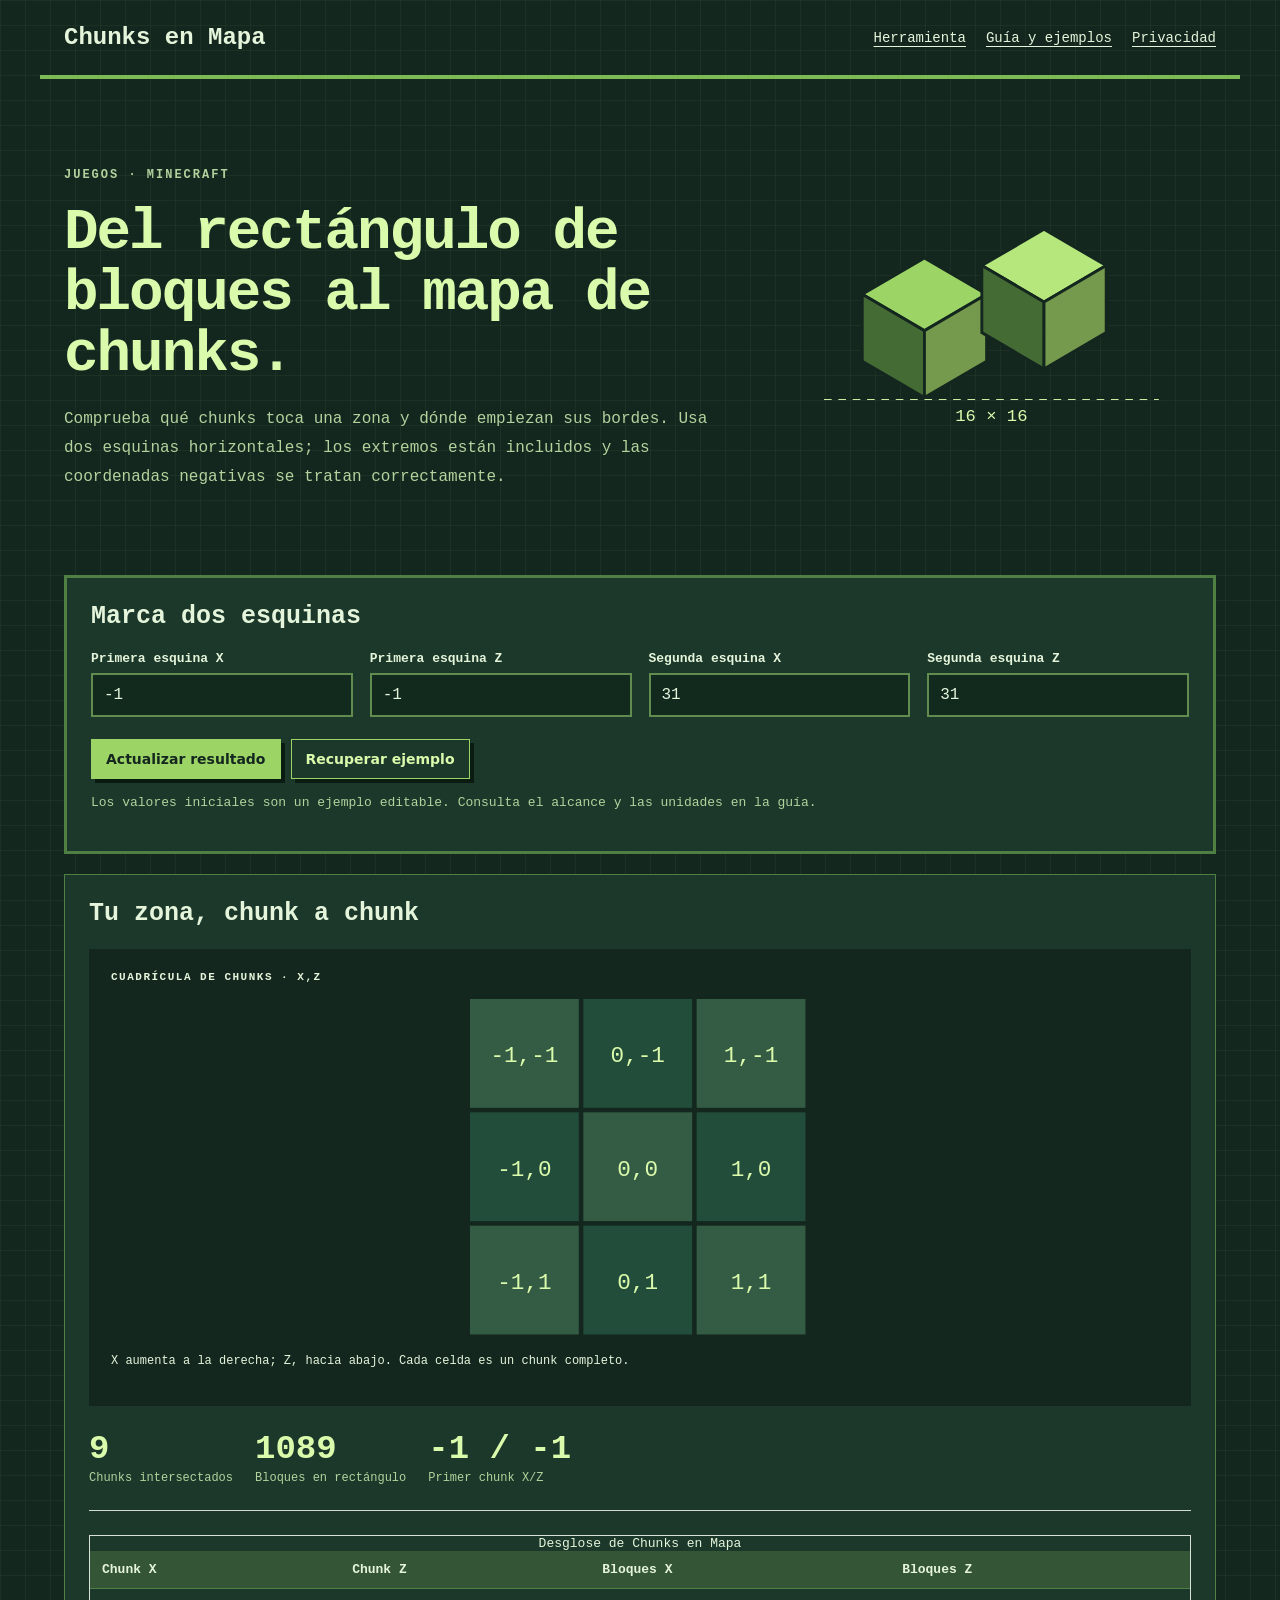
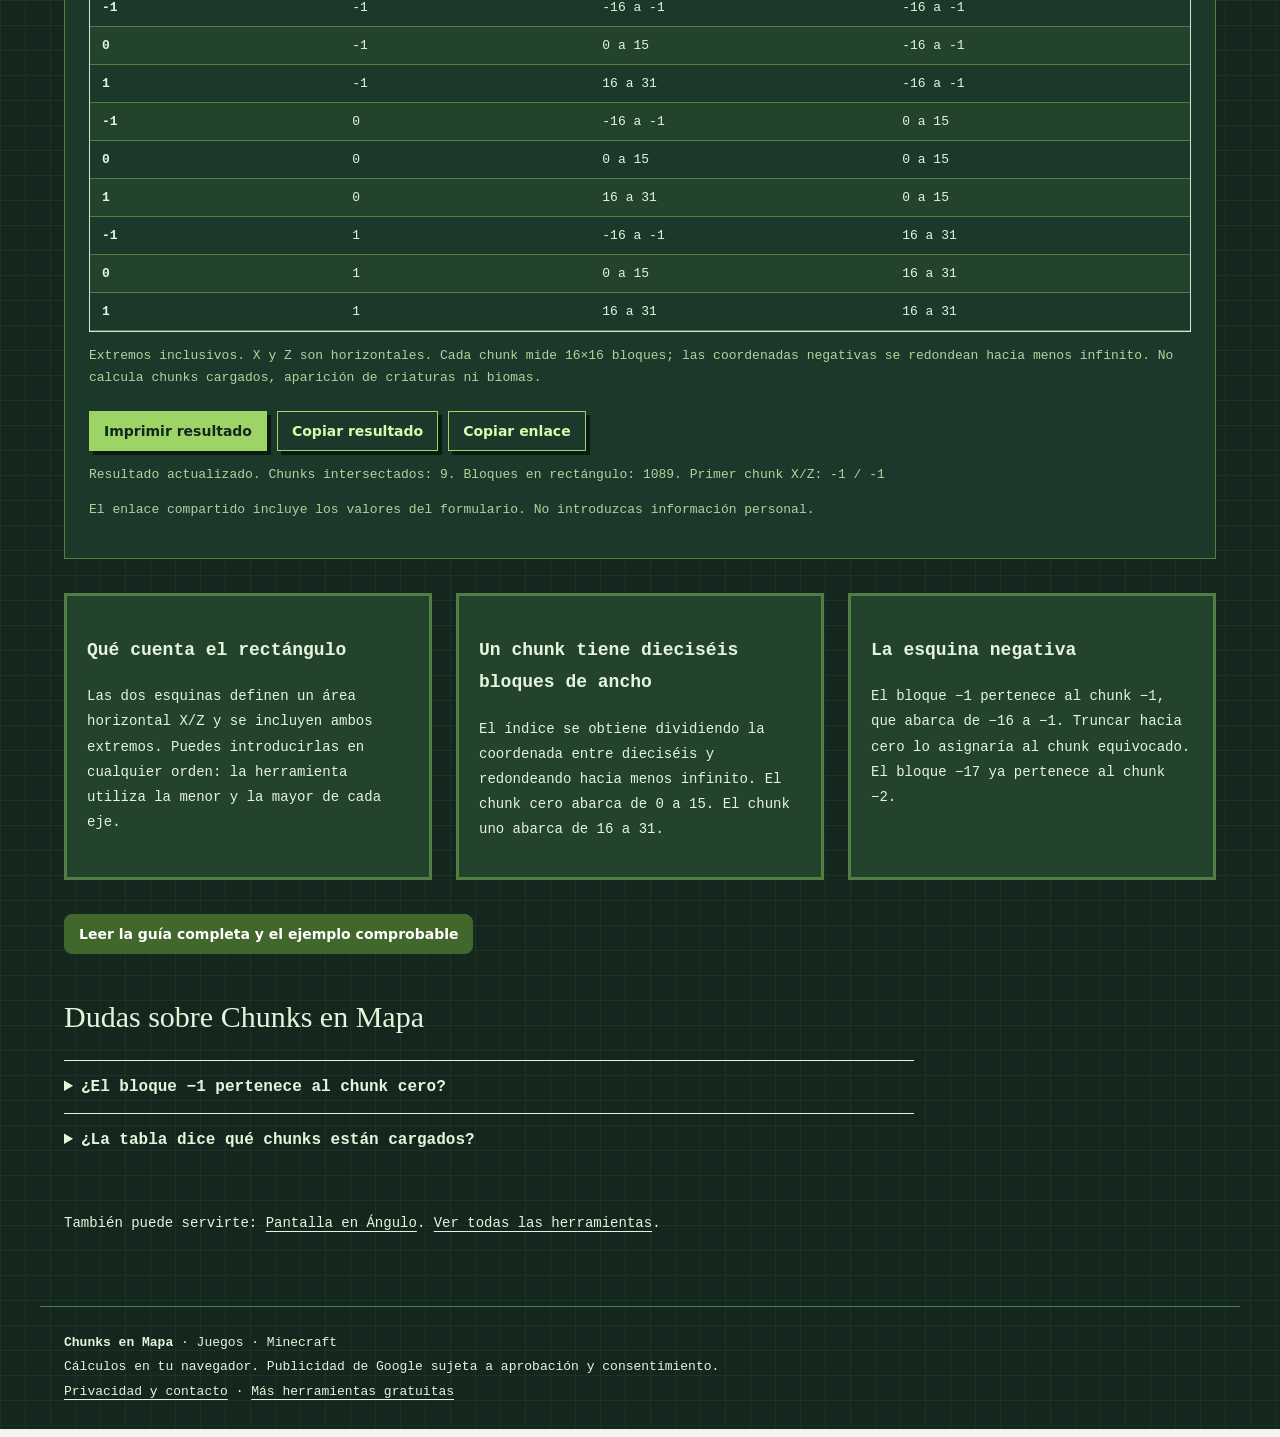
<file: index.html>
<!doctype html><html lang="es"><head><meta charset="utf-8"><meta name="viewport" content="width=device-width,initial-scale=1"><meta name="theme-color" content="#42672c"><title>Calculadora de chunks por rectángulo y coordenadas negativas | Chunks en Mapa</title><meta name="description" content="Convierte un rectángulo de coordenadas X/Z en chunks de Minecraft, cuenta los intersectados y consulta sus límites, incluidas las coordenadas negativas."><link rel="canonical" href="https://ilga25.github.io/chunks-en-mapa/"><link rel="icon" href="favicon.svg?v=20261021-identidad2" type="image/svg+xml"><link rel="stylesheet" href="style.css?v=20261021-identidad2"><style>:root{--accent:#42672c}</style><script async src="https://pagead2.googlesyndication.com/pagead/js/adsbygoogle.js?client=ca-pub-2632653491273997" crossorigin="anonymous"></script><script src="privacy-options.js?v=20261021-identidad2" defer></script><script src="math.js?v=20261021-identidad2" defer></script><script src="app.js?v=20261021-identidad2" defer></script><script id="tool-config" type="application/json">{"slug": "chunks-en-mapa", "name": "Chunks en Mapa", "kind": "chunks", "category": "Juegos · Minecraft", "color": "#42672c", "title": "Calculadora de chunks por rectángulo y coordenadas negativas", "description": "Convierte un rectángulo de coordenadas X/Z en chunks de Minecraft, cuenta los intersectados y consulta sus límites, incluidas las coordenadas negativas.", "hero": "Del rectángulo de bloques al mapa de chunks.", "intro": "Comprueba qué chunks toca una zona y dónde empiezan sus bordes. Usa dos esquinas horizontales; los extremos están incluidos y las coordenadas negativas se tratan correctamente.", "fields": [["x1", "Primera esquina X", -1, -30000000, 30000000, 1], ["z1", "Primera esquina Z", -1, -30000000, 30000000, 1], ["x2", "Segunda esquina X", 31, -30000000, 30000000, 1], ["z2", "Segunda esquina Z", 31, -30000000, 30000000, 1]], "source": ["Microsoft Learn: dimensiones de los chunks", "https://learn.microsoft.com/en-us/minecraft/creator/documents/simulationrenderdistanceguide?view=minecraft-bedrock-stable"], "guide": [["Qué cuenta el rectángulo", "Las dos esquinas definen un área horizontal X/Z y se incluyen ambos extremos. Puedes introducirlas en cualquier orden: la herramienta utiliza la menor y la mayor de cada eje."], ["Un chunk tiene dieciséis bloques de ancho", "El índice se obtiene dividiendo la coordenada entre dieciséis y redondeando hacia menos infinito. El chunk cero abarca de 0 a 15. El chunk uno abarca de 16 a 31."], ["La esquina negativa", "El bloque −1 pertenece al chunk −1, que abarca de −16 a −1. Truncar hacia cero lo asignaría al chunk equivocado. El bloque −17 ya pertenece al chunk −2."], ["Intersectar no es cubrir entero", "Un rectángulo puede tocar un solo bloque de un chunk y aun así ese chunk cuenta. Los límites de la tabla muestran los chunks completos, no solo la parte que se encuentra dentro de tu rectángulo."], ["No calcula lo que se está cargando", "El resultado es geométrico. Distancia de simulación, renderizado, plataformas y reglas del juego determinan otros comportamientos. No identifica slime chunks ni predice aparición de criaturas. Es una herramienta independiente y no oficial."], ["Ejemplo comprobable", "Desde X/Z −1 hasta 31 en ambos ejes aparecen los índices −1, 0 y 1. Son tres columnas por tres filas: nueve chunks intersectados. El rectángulo de bloques mide 33 por 33, un total de 1.089 bloques."]]}</script><script type="application/ld+json">{"@context": "https://schema.org", "@type": "WebApplication", "name": "Chunks en Mapa", "url": "https://ilga25.github.io/chunks-en-mapa/", "description": "Convierte un rectángulo de coordenadas X/Z en chunks de Minecraft, cuenta los intersectados y consulta sus límites, incluidas las coordenadas negativas.", "inLanguage": "es", "operatingSystem": "Any", "applicationCategory": "UtilitiesApplication", "offers": {"@type": "Offer", "price": "0", "priceCurrency": "EUR"}}</script><meta property="og:type" content="website"><meta property="og:locale" content="es_ES"><meta property="og:url" content="https://ilga25.github.io/chunks-en-mapa/"><meta property="og:title" content="Calculadora de chunks por rectángulo y coordenadas negativas | Chunks en Mapa"><meta name="twitter:card" content="summary"><meta property="og:description" content="Convierte un rectángulo de coordenadas X/Z en chunks de Minecraft, cuenta los intersectados y consulta sus límites, incluidas las coordenadas negativas."></head><body class="theme-chunks"><a href="#main" class="skip">Saltar al contenido</a><header><a href="./">Chunks en Mapa</a><nav aria-label="Principal"><a href="./">Herramienta</a><a href="guia.html">Guía y ejemplos</a><a href="privacidad.html">Privacidad</a></nav></header><main id="main"><section class="hero"><div class="hero-copy"><p class="eyebrow">Juegos · Minecraft</p><h1>Del rectángulo de bloques al mapa de chunks.</h1><p class="intro">Comprueba qué chunks toca una zona y dónde empiezan sus bordes. Usa dos esquinas horizontales; los extremos están incluidos y las coordenadas negativas se tratan correctamente.</p></div><div class="brand-art" aria-hidden="true"><svg viewBox="0 0 400 230"><g stroke="#14271f" stroke-width="3"><path d="M65 85l65-38 65 38-65 38z" fill="#9dd466"/><path d="M65 85v70l65 38v-70z" fill="#456b35"/><path d="M130 123v70l65-38V85z" fill="#75994d"/><path d="M190 55l65-38 65 38-65 38z" fill="#b6e77c"/><path d="M190 55v70l65 38V93z" fill="#456b35"/><path d="M255 93v70l65-38V55z" fill="#75994d"/></g><path d="M25 195h350" stroke="#dafaac" stroke-dasharray="8 7"/><text x="200" y="217" fill="#dafaac" text-anchor="middle" font-family="monospace" font-size="18">16 × 16</text></svg></div></section><div class="workspace"><section class="panel inputs"><h2>Marca dos esquinas</h2><form id="form"><div class="fields"><label class="field">Primera esquina X<input id="x1" type="number" min="-30000000" max="30000000" step="1" value="-1" required></label><label class="field">Primera esquina Z<input id="z1" type="number" min="-30000000" max="30000000" step="1" value="-1" required></label><label class="field">Segunda esquina X<input id="x2" type="number" min="-30000000" max="30000000" step="1" value="31" required></label><label class="field">Segunda esquina Z<input id="z2" type="number" min="-30000000" max="30000000" step="1" value="31" required></label></div><div class="actions"><button type="submit">Actualizar resultado</button><button id="reset" class="secondary" type="button">Recuperar ejemplo</button></div></form><p class="small">Los valores iniciales son un ejemplo editable. Consulta el alcance y las unidades en la guía.</p></section><section class="panel output"><h2>Tu zona, chunk a chunk</h2><noscript>Activa JavaScript para utilizar la herramienta. La guía se puede consultar sin JavaScript.</noscript><p id="error" role="alert" hidden></p><div id="result"><div id="feature-viz"></div><div id="metrics" class="metrics"></div><div class="table-wrap"><table><caption>Desglose de Chunks en Mapa</caption><thead><tr id="head-row"></tr></thead><tbody id="body-rows"></tbody></table></div><p id="note" class="small"></p></div><div class="actions"><button id="print" type="button">Imprimir resultado</button><button id="copy" type="button" class="secondary">Copiar resultado</button><button id="share" type="button" class="secondary">Copiar enlace</button></div><p id="feedback" role="status" class="small"></p><textarea id="copy-field" aria-label="Contenido para copiar" readonly hidden></textarea><p id="status" role="status" class="small"></p><p class="small share-note">El enlace compartido incluye los valores del formulario. No introduzcas información personal.</p></section></div><section class="cards"><article><h3>Qué cuenta el rectángulo</h3><p>Las dos esquinas definen un área horizontal X/Z y se incluyen ambos extremos. Puedes introducirlas en cualquier orden: la herramienta utiliza la menor y la mayor de cada eje.</p></article><article><h3>Un chunk tiene dieciséis bloques de ancho</h3><p>El índice se obtiene dividiendo la coordenada entre dieciséis y redondeando hacia menos infinito. El chunk cero abarca de 0 a 15. El chunk uno abarca de 16 a 31.</p></article><article><h3>La esquina negativa</h3><p>El bloque −1 pertenece al chunk −1, que abarca de −16 a −1. Truncar hacia cero lo asignaría al chunk equivocado. El bloque −17 ya pertenece al chunk −2.</p></article></section><p class="guide-link"><a class="button" href="guia.html">Leer la guía completa y el ejemplo comprobable</a></p><!-- EXTRA IDENTIDAD --><section class="faq-custom"><h2>Dudas sobre Chunks en Mapa</h2><details><summary>¿El bloque −1 pertenece al chunk cero?</summary><p>No. Pertenece al chunk −1, que contiene los bloques de −16 a −1.</p></details><details><summary>¿La tabla dice qué chunks están cargados?</summary><p>No. Cuenta los que intersectan un rectángulo; la carga depende de ajustes y reglas del juego.</p></details></section><p class="related-tool">También puede servirte: <a href="https://ilga25.github.io/pantalla-en-angulo/">Pantalla en Ángulo</a>. <a href="https://ilga25.github.io/herramientas.html">Ver todas las herramientas</a>.</p><!-- FIN EXTRA IDENTIDAD --></main><footer><strong>Chunks en Mapa</strong> · Juegos · Minecraft<br>Cálculos en tu navegador. Publicidad de Google sujeta a aprobación y consentimiento.<br><a href="privacidad.html">Privacidad y contacto</a> · <a href="https://ilga25.github.io/herramientas.html">Más herramientas gratuitas</a><div><button type="button" id="privacy-options" class="secondary" hidden>Opciones de privacidad</button></div></footer></body></html>
</file>
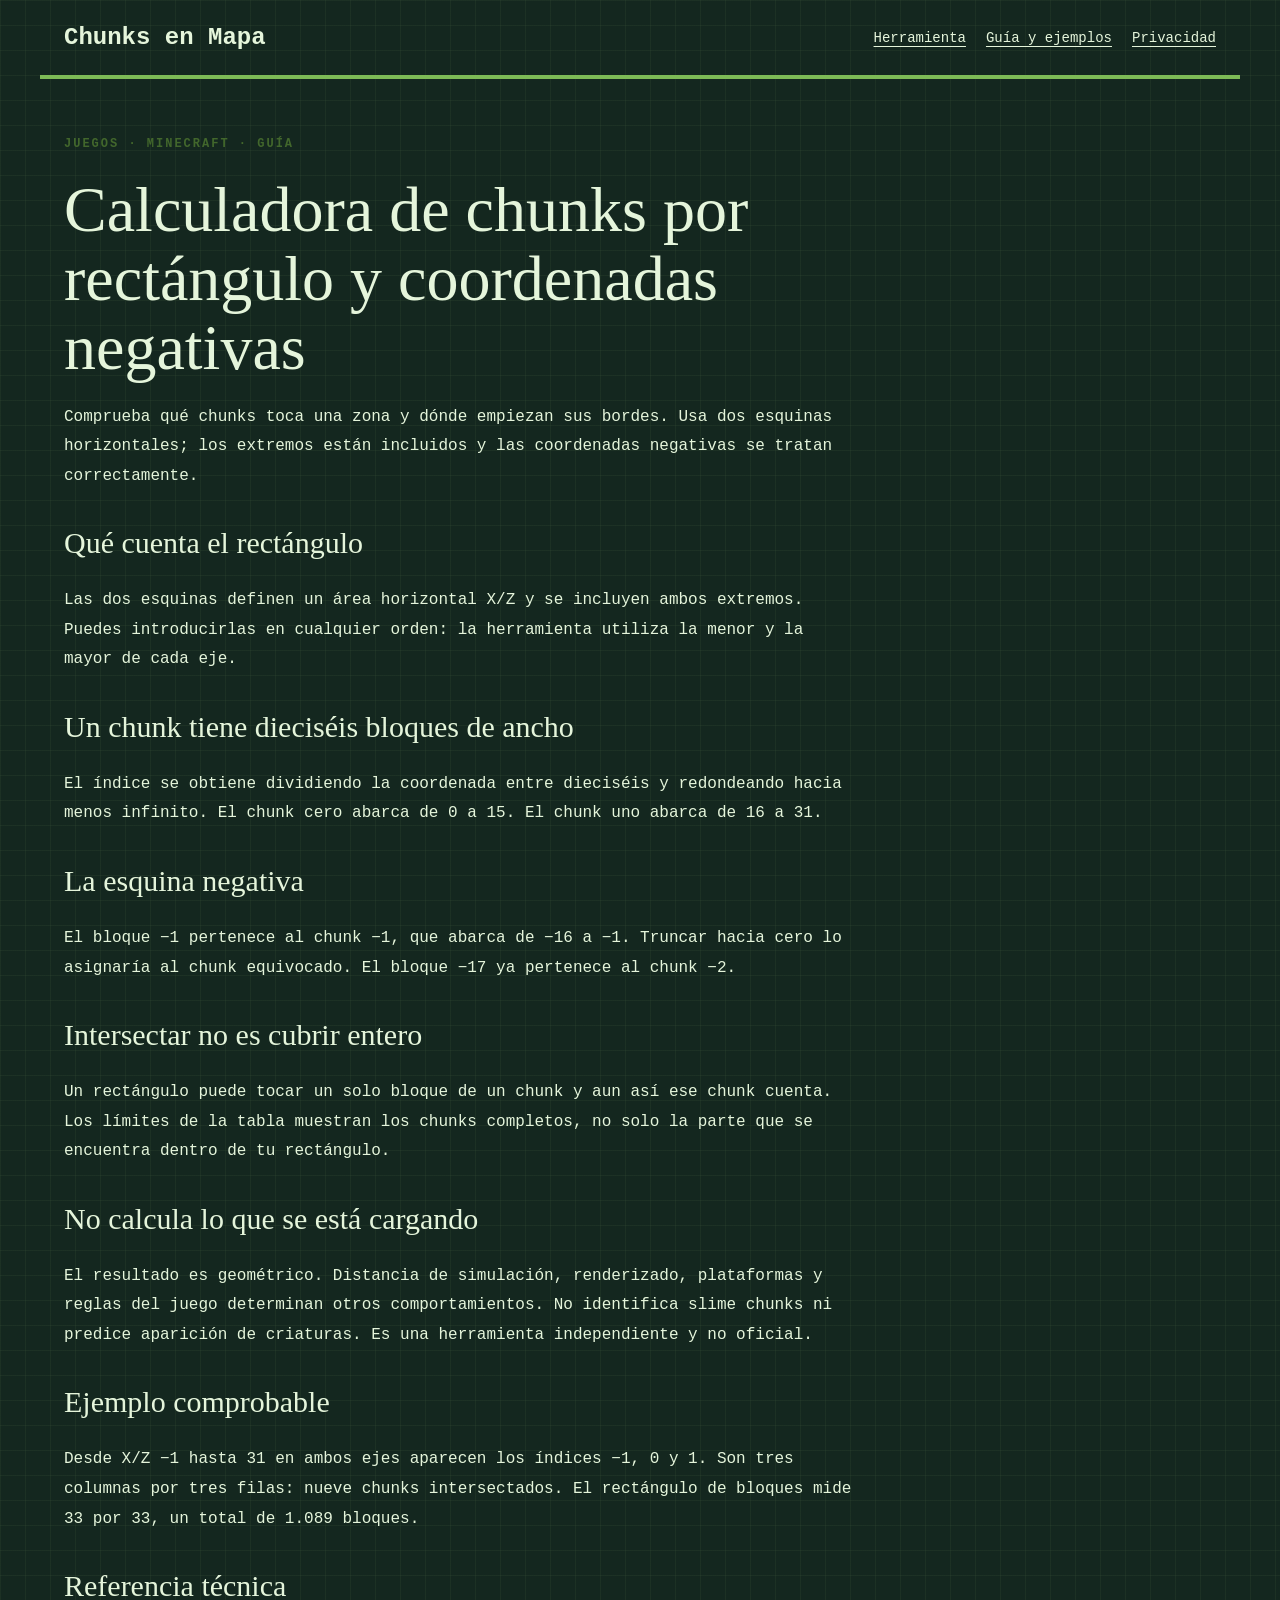
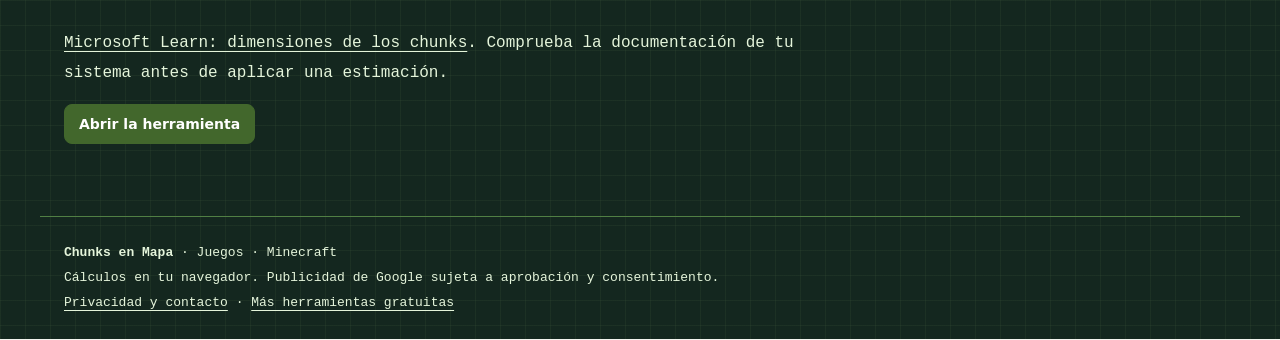
<file: guia.html>
<!doctype html><html lang="es"><head><meta charset="utf-8"><meta name="viewport" content="width=device-width,initial-scale=1"><meta name="theme-color" content="#42672c"><title>Guía y ejemplo de Chunks en Mapa | Chunks en Mapa</title><meta name="description" content="Método, unidades, ejemplo resuelto y límites de Chunks en Mapa."><link rel="canonical" href="https://ilga25.github.io/chunks-en-mapa/guia.html"><link rel="icon" href="favicon.svg?v=20261021-identidad2" type="image/svg+xml"><link rel="stylesheet" href="style.css?v=20261021-identidad2"><style>:root{--accent:#42672c}</style><script async src="https://pagead2.googlesyndication.com/pagead/js/adsbygoogle.js?client=ca-pub-2632653491273997" crossorigin="anonymous"></script><script src="privacy-options.js?v=20261021-identidad2" defer></script><meta property="og:type" content="website"><meta property="og:locale" content="es_ES"><meta property="og:url" content="https://ilga25.github.io/chunks-en-mapa/guia.html"><meta property="og:title" content="Guía y ejemplo de Chunks en Mapa | Chunks en Mapa"><meta name="twitter:card" content="summary"><meta property="og:description" content="Método, unidades, ejemplo resuelto y límites de Chunks en Mapa."></head><body class="theme-chunks"><a href="#main" class="skip">Saltar al contenido</a><header><a href="./">Chunks en Mapa</a><nav aria-label="Principal"><a href="./">Herramienta</a><a href="guia.html">Guía y ejemplos</a><a href="privacidad.html">Privacidad</a></nav></header><main id="main"><article class="reading"><p class="eyebrow">Juegos · Minecraft · Guía</p><h1>Calculadora de chunks por rectángulo y coordenadas negativas</h1><p>Comprueba qué chunks toca una zona y dónde empiezan sus bordes. Usa dos esquinas horizontales; los extremos están incluidos y las coordenadas negativas se tratan correctamente.</p><h2>Qué cuenta el rectángulo</h2><p>Las dos esquinas definen un área horizontal X/Z y se incluyen ambos extremos. Puedes introducirlas en cualquier orden: la herramienta utiliza la menor y la mayor de cada eje.</p><h2>Un chunk tiene dieciséis bloques de ancho</h2><p>El índice se obtiene dividiendo la coordenada entre dieciséis y redondeando hacia menos infinito. El chunk cero abarca de 0 a 15. El chunk uno abarca de 16 a 31.</p><h2>La esquina negativa</h2><p>El bloque −1 pertenece al chunk −1, que abarca de −16 a −1. Truncar hacia cero lo asignaría al chunk equivocado. El bloque −17 ya pertenece al chunk −2.</p><h2>Intersectar no es cubrir entero</h2><p>Un rectángulo puede tocar un solo bloque de un chunk y aun así ese chunk cuenta. Los límites de la tabla muestran los chunks completos, no solo la parte que se encuentra dentro de tu rectángulo.</p><h2>No calcula lo que se está cargando</h2><p>El resultado es geométrico. Distancia de simulación, renderizado, plataformas y reglas del juego determinan otros comportamientos. No identifica slime chunks ni predice aparición de criaturas. Es una herramienta independiente y no oficial.</p><h2>Ejemplo comprobable</h2><p>Desde X/Z −1 hasta 31 en ambos ejes aparecen los índices −1, 0 y 1. Son tres columnas por tres filas: nueve chunks intersectados. El rectángulo de bloques mide 33 por 33, un total de 1.089 bloques.</p><h2>Referencia técnica</h2><p><a href="https://learn.microsoft.com/en-us/minecraft/creator/documents/simulationrenderdistanceguide?view=minecraft-bedrock-stable">Microsoft Learn: dimensiones de los chunks</a>. Comprueba la documentación de tu sistema antes de aplicar una estimación.</p><p><a class="button" href="./">Abrir la herramienta</a></p></article></main><footer><strong>Chunks en Mapa</strong> · Juegos · Minecraft<br>Cálculos en tu navegador. Publicidad de Google sujeta a aprobación y consentimiento.<br><a href="privacidad.html">Privacidad y contacto</a> · <a href="https://ilga25.github.io/herramientas.html">Más herramientas gratuitas</a><div><button type="button" id="privacy-options" class="secondary" hidden>Opciones de privacidad</button></div></footer></body></html>
</file>
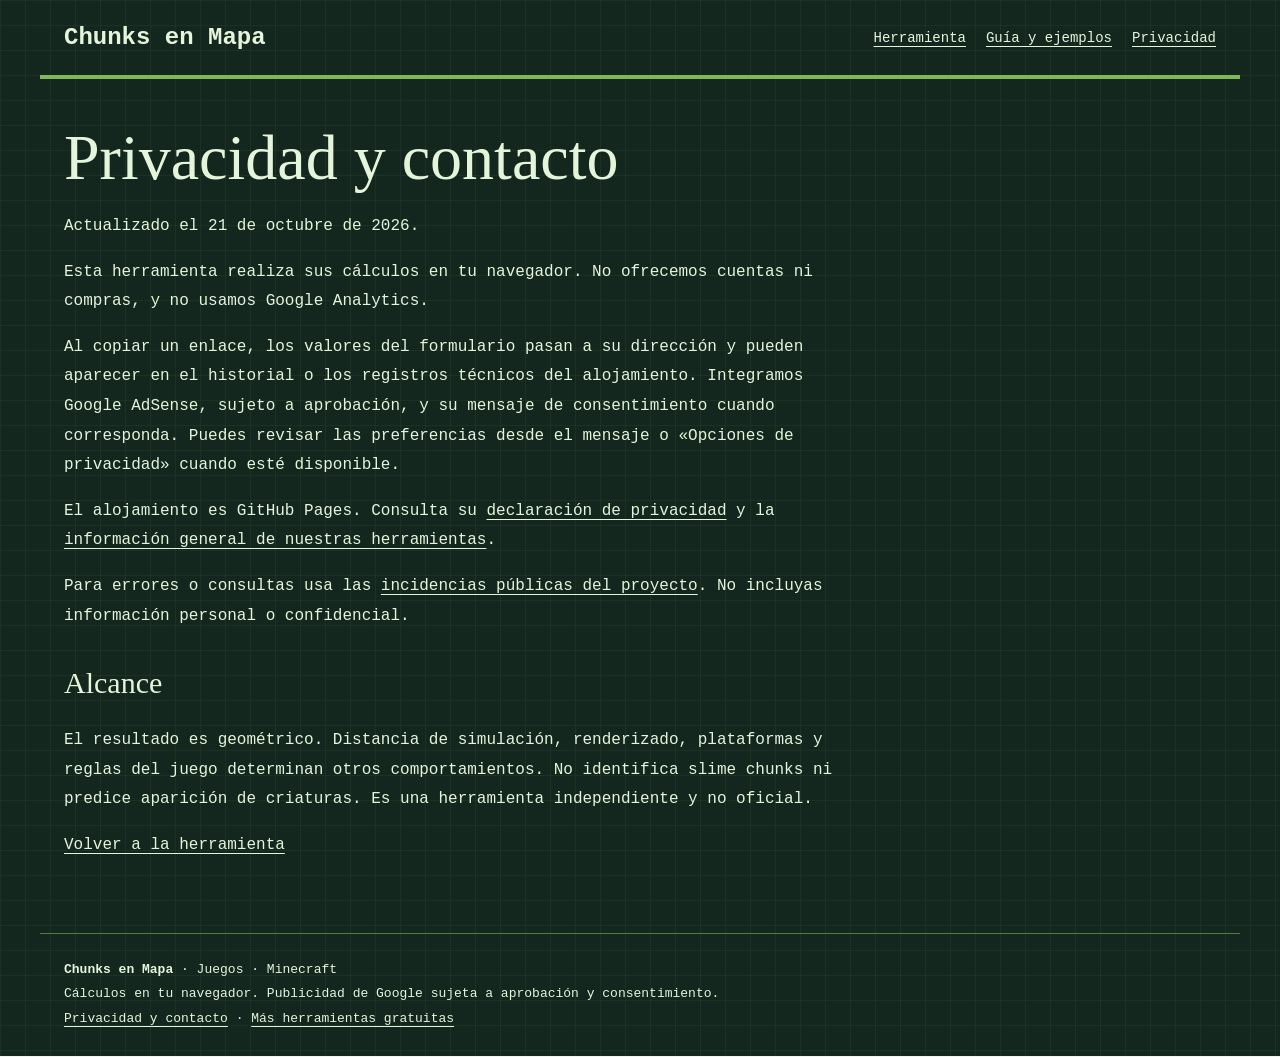
<file: privacidad.html>
<!doctype html><html lang="es"><head><meta charset="utf-8"><meta name="viewport" content="width=device-width,initial-scale=1"><meta name="theme-color" content="#42672c"><title>Privacidad y contacto | Chunks en Mapa</title><meta name="description" content="Privacidad, alojamiento y contacto de Chunks en Mapa."><link rel="canonical" href="https://ilga25.github.io/chunks-en-mapa/privacidad.html"><link rel="icon" href="favicon.svg?v=20261021-identidad2" type="image/svg+xml"><link rel="stylesheet" href="style.css?v=20261021-identidad2"><style>:root{--accent:#42672c}</style><meta property="og:type" content="website"><meta property="og:locale" content="es_ES"><meta property="og:url" content="https://ilga25.github.io/chunks-en-mapa/privacidad.html"><meta property="og:title" content="Privacidad y contacto | Chunks en Mapa"><meta name="twitter:card" content="summary"><meta property="og:description" content="Privacidad, alojamiento y contacto de Chunks en Mapa."></head><body class="theme-chunks"><a href="#main" class="skip">Saltar al contenido</a><header><a href="./">Chunks en Mapa</a><nav aria-label="Principal"><a href="./">Herramienta</a><a href="guia.html">Guía y ejemplos</a><a href="privacidad.html">Privacidad</a></nav></header><main id="main"><article class="reading"><h1>Privacidad y contacto</h1><p>Actualizado el 21 de octubre de 2026.</p><p>Esta herramienta realiza sus cálculos en tu navegador. No ofrecemos cuentas ni compras, y no usamos Google Analytics.</p><p>Al copiar un enlace, los valores del formulario pasan a su dirección y pueden aparecer en el historial o los registros técnicos del alojamiento. Integramos Google AdSense, sujeto a aprobación, y su mensaje de consentimiento cuando corresponda. Puedes revisar las preferencias desde el mensaje o «Opciones de privacidad» cuando esté disponible.</p><p>El alojamiento es GitHub Pages. Consulta su <a href="https://docs.github.com/site-policy/privacy-policies/github-general-privacy-statement">declaración de privacidad</a> y la <a href="https://ilga25.github.io/privacidad-herramientas.html">información general de nuestras herramientas</a>.</p><p>Para errores o consultas usa las <a href="https://github.com/ilga25/chunks-en-mapa/issues">incidencias públicas del proyecto</a>. No incluyas información personal o confidencial.</p><h2>Alcance</h2><p>El resultado es geométrico. Distancia de simulación, renderizado, plataformas y reglas del juego determinan otros comportamientos. No identifica slime chunks ni predice aparición de criaturas. Es una herramienta independiente y no oficial.</p><p><a href="./">Volver a la herramienta</a></p></article></main><footer><strong>Chunks en Mapa</strong> · Juegos · Minecraft<br>Cálculos en tu navegador. Publicidad de Google sujeta a aprobación y consentimiento.<br><a href="privacidad.html">Privacidad y contacto</a> · <a href="https://ilga25.github.io/herramientas.html">Más herramientas gratuitas</a></footer></body></html>
</file>
<file: style.css>
:root{font-family:system-ui,sans-serif;color:#253338;background:#f3f4ef;font-synthesis:none;--accent:#155e63}*{box-sizing:border-box}body{margin:0}a{color:inherit;text-underline-offset:4px}header,main,footer{max-width:1200px;margin:auto;padding:24px}header{display:flex;justify-content:space-between;align-items:center;gap:20px;border-bottom:1px solid #d5dcd7}header>a{font:700 24px Georgia,serif;text-decoration:none}nav{display:flex;flex-wrap:wrap;gap:20px;font-size:14px}.eyebrow{text-transform:uppercase;letter-spacing:2px;font-size:12px;color:var(--accent);font-weight:750;margin-top:30px}h1{font:clamp(40px,5vw,65px)/1.08 Georgia,serif;font-weight:400;max-width:900px;margin:20px 0}h2{font:30px/1.2 Georgia,serif}h3{font-size:18px}.intro{max-width:760px;line-height:1.8;color:#526265}.hero{position:relative;padding-right:70px}.badge{position:absolute;right:10px;top:15px;width:50px;height:50px;border:2px solid var(--accent);color:var(--accent);border-radius:50%;display:grid;place-items:center;font:24px Georgia,serif}.workspace{display:grid;grid-template-columns:minmax(300px,.75fr) minmax(430px,1.35fr);gap:24px;margin:32px 0}.panel{min-width:0;background:#fffefa;border:1px solid #d1dbd4;border-radius:16px;padding:24px}.panel h2{margin-top:0}.fields{display:grid;grid-template-columns:1fr 1fr;gap:17px}.field{font-size:13px;font-weight:650;display:block}.field input,.field select,.field textarea{display:block;width:100%;min-width:0;margin:7px 0 0;border:1px solid #9eaea5;border-radius:8px;background:white;font:16px system-ui;color:#253338;padding:11px}.field textarea{min-height:240px;resize:vertical;font:14px/1.6 ui-monospace,monospace}.text-field{grid-column:1/-1}input:focus,textarea:focus,button:focus-visible{outline:3px solid color-mix(in srgb,var(--accent) 35%,white);outline-offset:2px}.actions{display:flex;gap:10px;flex-wrap:wrap;margin-top:22px}button,.button{border:1px solid var(--accent);border-radius:8px;background:var(--accent);color:white;padding:11px 14px;font:600 14px system-ui;cursor:pointer;text-decoration:none;display:inline-block}button.secondary{background:transparent;color:var(--accent)}button:disabled{opacity:.45;cursor:default}.small{font-size:13px;line-height:1.7;color:#526265}.metrics{display:flex;flex-wrap:wrap;gap:22px;padding:0 0 24px;border-bottom:1px solid #d1dbd4;margin-bottom:24px}.metrics div{max-width:100%}.metrics strong{display:block;font:30px Georgia,serif;overflow-wrap:anywhere}.metrics span{font-size:12px;color:#526265}.table-wrap{overflow:auto;max-height:680px;border:1px solid #dae0da;border-radius:9px}table{border-collapse:collapse;width:100%;font-size:13px}th,td{border-bottom:1px solid #e0e6e0;padding:11px 12px;text-align:left;vertical-align:top}thead{background:#eef1e9;position:sticky;top:0}tbody th{font-weight:600}tbody tr:nth-child(even){background:#f8f9f4}td{white-space:pre-wrap;overflow-wrap:anywhere;max-width:500px}#error{background:#fbece3;color:#833e20;border-left:4px solid #af5b32;padding:18px;line-height:1.6}#copy-field{width:100%;min-height:100px;font:13px monospace}.reading{max-width:790px;line-height:1.85}.reading h2{margin-top:34px}.cards{display:grid;grid-template-columns:repeat(3,1fr);gap:24px;margin:34px 0}.cards article{border-top:2px solid var(--accent);padding-top:10px;font-size:14px;line-height:1.8}footer{border-top:1px solid #d5dcd7;margin-top:32px;font-size:13px;line-height:1.9}.skip{position:absolute;top:-100px}.skip:focus{top:10px;background:white;padding:14px;z-index:10}[hidden]{display:none!important}.prompt-tool .workspace{grid-template-columns:1fr}.prompt-tool .fields{grid-template-columns:1fr 1fr}.prompt-tool .text-field{grid-column:auto}.prompt-tool .table-wrap td:last-child{min-width:280px;max-width:750px;font-family:ui-monospace,monospace}.prompt-tool .table-wrap{max-height:800px}@media(max-width:850px){.workspace{grid-template-columns:1fr}.cards{grid-template-columns:1fr}.prompt-tool .fields{grid-template-columns:1fr}.hero{padding-right:0}.badge{display:none}header{align-items:flex-start;flex-direction:column}h1{font-size:43px}}@media(max-width:420px){header,main,footer{padding:18px}.panel{padding:17px}.fields{grid-template-columns:1fr}nav{gap:14px}}@media print{body{background:white}header,footer,.hero,.inputs,.actions,.small.share-note,.cards,#feedback,#copy-field,.guide-link{display:none}.workspace{display:block}.panel{border:0;padding:0}.table-wrap{max-height:none;overflow:visible;border:0}thead{position:static}tr{break-inside:avoid}table{font-size:10px}main{padding:0}.metrics strong{font-size:24px}}




/* IDENTIDAD PROPIA 2026-10-21 */

.hero-copy{min-width:0}.brand-art{min-width:0;align-self:center}.brand-art svg{display:block;width:100%;height:220px}.feature-strip{display:flex;flex-wrap:wrap;gap:12px;padding:20px 0;margin:16px 0 26px;border-block:1px solid currentColor}.feature-strip span{font-size:12px;font-weight:700;letter-spacing:.8px}.feature-strip a{color:inherit}#feature-viz{margin:0 0 24px;padding:22px;background:color-mix(in srgb,var(--accent) 7%,transparent);border-radius:12px}.viz-title{font-size:11px;font-weight:800;letter-spacing:1.5px;margin:0 0 16px}.viz-caption{font-size:12px;line-height:1.7}.stack{display:flex;height:35px;overflow:hidden;border:1px solid currentColor;border-radius:6px}.stack i{display:block;min-width:0}.viz-key{display:flex;gap:15px;flex-wrap:wrap;margin-top:15px;font-size:12px}.viz-key span{display:flex;align-items:center;gap:6px}.viz-key i{width:10px;height:10px;border-radius:50%}.round-path{display:flex;flex-wrap:wrap;gap:10px}.round-path span{display:flex;flex-direction:column;padding:14px;border:1px solid currentColor;font-size:12px}.round-path b{font-size:23px}.pool-lanes{display:grid;grid-template-columns:repeat(4,1fr);gap:5px;background:#1f9fb3;padding:12px;border:4px solid #91dce4}.pool-lanes span{display:flex;justify-content:space-between;padding:9px 5px;border-bottom:2px dashed #d8f4f1;font-size:12px;color:white;gap:6px}.pool-lanes em{font-style:normal}.minute-bars{display:grid;gap:8px}.minute-bars>div,.chance-bars>div{display:grid;grid-template-columns:35px 1fr 55px;align-items:center;gap:9px;font-size:12px}.minute-bars i,.chance-bars i{height:15px;background:linear-gradient(to right,var(--accent) var(--fill),#8a9a9c20 var(--fill));border-radius:3px}.chance-bars{display:grid;gap:12px}.chance-bars>div{grid-template-columns:28px 1fr 75px}.editor-legend{display:flex;gap:18px;font:12px ui-monospace,monospace;flex-wrap:wrap}.faq-custom{margin:45px 0;max-width:850px}.faq-custom details{padding:17px 0;border-top:1px solid currentColor}.faq-custom summary{font-weight:700;cursor:pointer}.faq-custom p{font-size:14px;line-height:1.8}.related-tool{font-size:14px;line-height:1.8;margin-top:25px}#feature-viz svg{width:100%;max-height:340px;display:block}header a,button{transition:transform .16s ease,background .16s ease}button:hover{transform:translateY(-1px)}@media(prefers-reduced-motion:reduce){*{transition:none!important;scroll-behavior:auto!important}}@media(max-width:800px){.hero{grid-template-columns:1fr!important;padding:24px!important}.brand-art svg{height:150px}.fields{grid-template-columns:1fr 1fr!important}.workspace{grid-template-columns:1fr!important}.inputs,.output{order:initial!important}.metrics{gap:18px}.hero h1{font-size:40px!important;letter-spacing:-1px!important}.pool-lanes{grid-template-columns:repeat(2,1fr)}.feature-strip{gap:10px}header{position:static!important}}@media(max-width:430px){.fields{grid-template-columns:1fr!important}.hero h1{font-size:35px!important}.hero{padding:20px!important}.panel{padding:18px!important}nav{gap:12px!important}}@media print{.brand-art,.feature-strip,.faq-custom,.related-tool{display:none!important}#feature-viz{break-inside:avoid;color:black!important;background:white!important}.stack{height:18px}body,.panel,.output,.inputs{background:white!important;color:black!important}.small,.viz-caption,.viz-title{color:black!important}}

@media(max-width:800px){.cards{grid-template-columns:1fr!important}.cards article{min-width:0;overflow-wrap:anywhere}.reading{max-width:100%}nav{flex-wrap:wrap!important}}

body{background:#14271f;color:#e5f5db;font-family:ui-monospace,monospace;background-image:linear-gradient(#97be7410 1px,transparent 1px),linear-gradient(90deg,#97be7410 1px,transparent 1px);background-size:25px 25px}header{border-bottom:4px solid #7dba56}header>a{font:800 24px ui-monospace,monospace}.hero{display:grid;grid-template-columns:1.5fr 1fr;gap:30px;padding:35px 0}.hero h1{font:800 clamp(38px,4.5vw,60px)/1.06 ui-monospace,monospace;letter-spacing:-2px;color:#dafaac}.hero .eyebrow,.hero .intro{color:#b3d29d}.workspace{display:block}.inputs{border:3px solid #507f44;border-radius:0;margin-bottom:20px}.fields{grid-template-columns:repeat(4,1fr)}.panel{background:#1c382a;color:#e5f5db;border-radius:0;border-color:#507f44}.fields input{background:#12291e;color:#e5f5db;border:2px solid #628b4f;border-radius:0;font-family:ui-monospace,monospace}.small,.metrics span{color:#b3d29d}.metrics strong{font:800 34px ui-monospace,monospace;color:#dafaac}.panel h2{font:800 25px ui-monospace,monospace}.table-wrap thead{background:#355537}.table-wrap tbody tr:nth-child(even){background:#24432d}th,td{border-color:#507f44}.table-wrap{border-radius:0}button{--accent:#9dd466;color:#14271f;border-radius:0;box-shadow:4px 4px 0 #0a1b12}.secondary{color:#dafaac!important}.cards article{border:3px solid #507f44;padding:20px;background:#24432d}.feature-strip,footer{border-color:#507f44}#feature-viz{border-radius:0;background:#14271f}#feature-viz svg{image-rendering:pixelated}
@media print{thead,tbody tr:nth-child(even),th,td{background:white!important;color:black!important}.atelier-note,.workshop-strip,.gallery-note,.blueprint-note,#feature-viz{display:none!important}}
</file>
